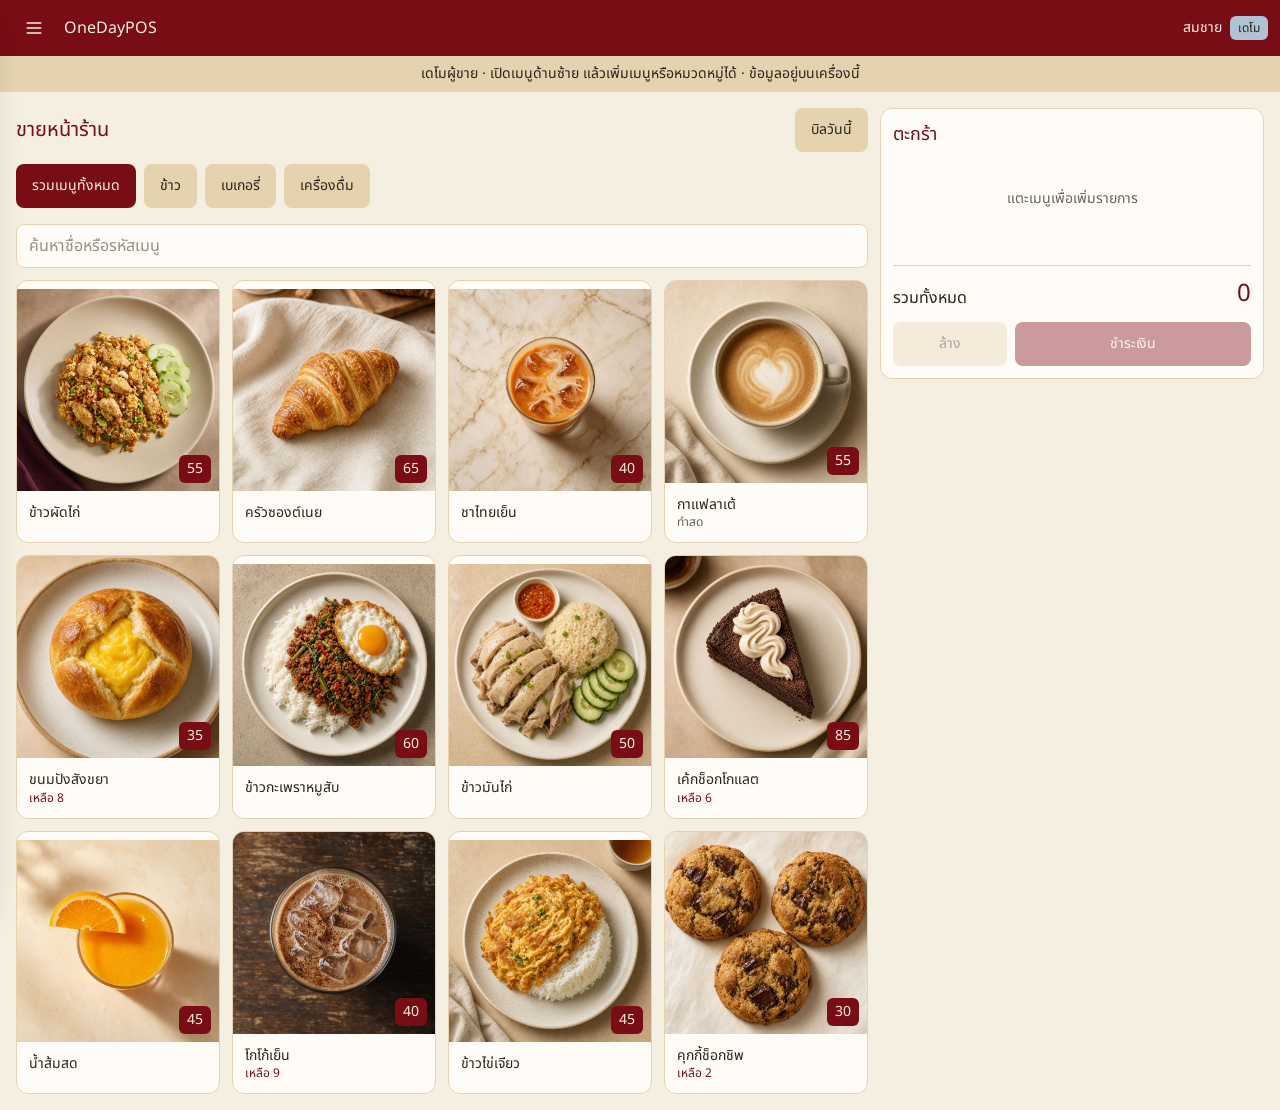
<file: index.html>
<!DOCTYPE html><html lang="th"><head><meta charSet="utf-8"/><meta name="viewport" content="width=device-width, initial-scale=1"/><link rel="stylesheet" href="./assets/styles-CiONnsIz.css" data-precedence="default"/><link rel="stylesheet" href="https://fonts.googleapis.com/css2?family=Noto+Sans+Thai:wght@400&amp;display=swap" data-precedence="default"/><title>OneDayPOS</title><meta name="theme-color" content="#790D16"/><link rel="modulepreload" href="./assets/index-BoEcqPoc.js"/><link rel="modulepreload" href="./assets/routes-fzI4rSbQ.js"/><link rel="modulepreload" href="./assets/shell-CF9D_olw.js"/><link rel="icon" type="image/svg+xml" href="./favicon.svg"/><link rel="manifest" href="./__grok/manifest.webmanifest"/><link rel="apple-touch-icon" href="./__grok/icon-180.png"/></head><body><!--$--><!--$--><!--/$--><!--/$--><script data-tsr-stream-part="">(self.$R=self.$R||{})["tsr"]=[];self.$_TSR={h(){this.hydrated=!0,this.c()},e(){this.streamEnded=!0,this.c()},c(){this.hydrated&&this.streamEnded&&(delete self.$_TSR,delete self.$R.tsr)},p(e){this.initialized?e():this.buffer.push(e)},buffer:[]};$_TSR.router=($R=>$R[0]={manifest:$R[1]={routes:$R[2]={__root__:$R[3]={preloads:$R[4]=["./assets/index-BoEcqPoc.js"],scripts:$R[5]=[$R[6]={attrs:$R[7]={type:"module",async:!0,src:"./assets/index-BoEcqPoc.js"}}]}}},matches:$R[8]=[$R[9]={i:"__root__ ",u:1792081968822,s:"success",ssr:!0}]})($R["tsr"]);$_TSR.e();{let s=document.currentScript,p;while((p=s.previousElementSibling)&&p.hasAttribute('data-tsr-stream-part'))p.remove();s.remove()}</script><script type="module" async="" src="./assets/index-BoEcqPoc.js"></script><script>document.currentScript.remove();/*$tsr-stream-boundary*/</script></body></html>
</file>
<file: assets/styles-CiONnsIz.css>
/*! tailwindcss v4.3.3 | MIT License | https://tailwindcss.com */
@layer properties{@supports (((-webkit-hyphens:none)) and (not (margin-trim:inline))) or ((-moz-orient:inline) and (not (color:rgb(from red r g b)))){*,:before,:after,::backdrop{--tw-translate-x:0;--tw-translate-y:0;--tw-translate-z:0;--tw-scale-x:1;--tw-scale-y:1;--tw-scale-z:1;--tw-rotate-x:initial;--tw-rotate-y:initial;--tw-rotate-z:initial;--tw-skew-x:initial;--tw-skew-y:initial;--tw-space-y-reverse:0;--tw-border-style:solid;--tw-leading:initial;--tw-font-weight:initial;--tw-ordinal:initial;--tw-slashed-zero:initial;--tw-numeric-figure:initial;--tw-numeric-spacing:initial;--tw-numeric-fraction:initial;--tw-shadow:0 0 #0000;--tw-shadow-color:initial;--tw-shadow-alpha:100%;--tw-inset-shadow:0 0 #0000;--tw-inset-shadow-color:initial;--tw-inset-shadow-alpha:100%;--tw-ring-color:initial;--tw-ring-shadow:0 0 #0000;--tw-inset-ring-color:initial;--tw-inset-ring-shadow:0 0 #0000;--tw-ring-inset:initial;--tw-ring-offset-width:0px;--tw-ring-offset-color:#fff;--tw-ring-offset-shadow:0 0 #0000;--tw-outline-style:solid;--tw-blur:initial;--tw-brightness:initial;--tw-contrast:initial;--tw-grayscale:initial;--tw-hue-rotate:initial;--tw-invert:initial;--tw-opacity:initial;--tw-saturate:initial;--tw-sepia:initial;--tw-drop-shadow:initial;--tw-drop-shadow-color:initial;--tw-drop-shadow-alpha:100%;--tw-drop-shadow-size:initial;--tw-duration:initial;--tw-ease:initial;--tw-content:""}}}@layer theme{:root,:host{--font-sans:Tahoma, "Noto Sans Thai", Loma, sans-serif;--font-mono:ui-monospace, SFMono-Regular, Menlo, Monaco, Consolas, "Liberation Mono", "Courier New", monospace;--color-red-500:oklch(63.7% .237 25.331);--color-zinc-50:oklch(98.5% 0 none);--color-zinc-400:oklch(70.5% .015 286.067);--color-zinc-500:oklch(55.2% .016 285.938);--color-zinc-900:oklch(21% .006 285.885);--color-zinc-950:oklch(14.1% .005 285.823);--color-neutral-100:oklch(97% 0 none);--color-neutral-300:oklch(87% 0 none);--color-neutral-500:oklch(55.6% 0 none);--color-neutral-700:oklch(37.1% 0 none);--color-neutral-900:oklch(20.5% 0 none);--color-black:#000;--color-white:#fff;--spacing:.25rem;--container-xs:20rem;--container-sm:24rem;--container-md:28rem;--container-xl:36rem;--container-3xl:48rem;--container-7xl:80rem;--text-xs:.75rem;--text-xs--line-height:calc(1 / .75);--text-sm:.875rem;--text-sm--line-height:calc(1.25 / .875);--text-base:1rem;--text-base--line-height:calc(1.5 / 1);--text-lg:1.125rem;--text-lg--line-height:calc(1.75 / 1.125);--text-xl:1.25rem;--text-xl--line-height:calc(1.75 / 1.25);--text-2xl:1.5rem;--text-2xl--line-height:calc(2 / 1.5);--text-3xl:1.875rem;--text-3xl--line-height:calc(2.25 / 1.875);--font-weight-medium:500;--font-weight-semibold:600;--tracking-tight:-.025em;--leading-tight:1.25;--leading-snug:1.375;--leading-normal:1.5;--radius-xs:.125rem;--radius-sm:.25rem;--radius-md:.375rem;--radius-lg:.5rem;--radius-xl:.75rem;--radius-2xl:1rem;--ease-out:cubic-bezier(0, 0, .2, 1);--ease-in-out:cubic-bezier(.4, 0, .2, 1);--animate-pulse:pulse 2s cubic-bezier(.4, 0, .6, 1) infinite;--default-transition-duration:.15s;--default-transition-timing-function:cubic-bezier(.4, 0, .2, 1);--default-font-family:var(--font-sans);--default-mono-font-family:var(--font-mono);--color-brand:#790d16;--color-brand-ink:#f5efe1;--color-sand:#e5d3af;--color-cream:#f5efe1;--color-ink:#2c241c;--color-muted:#6f6256;--color-card:#fffcf7;--color-sky:#aec4d4}}@layer base{*,:after,:before,::backdrop{box-sizing:border-box;border:0 solid;margin:0;padding:0}::file-selector-button{box-sizing:border-box;border:0 solid;margin:0;padding:0}html,:host{-webkit-text-size-adjust:100%;tab-size:4;line-height:1.5;font-family:var(--default-font-family,-apple-system, BlinkMacSystemFont, "Segoe UI", Roboto, "Helvetica Neue", "Noto Sans", Arial, sans-serif, "Apple Color Emoji", "Segoe UI Emoji", "Segoe UI Symbol", "Noto Color Emoji");font-feature-settings:var(--default-font-feature-settings,normal);font-variation-settings:var(--default-font-variation-settings,normal);-webkit-tap-highlight-color:transparent}hr{height:0;color:inherit;border-top-width:1px}abbr:where([title]){-webkit-text-decoration:underline dotted;text-decoration:underline dotted}h1,h2,h3,h4,h5,h6{font-size:inherit;font-weight:inherit}a{color:inherit;-webkit-text-decoration:inherit;-webkit-text-decoration:inherit;-webkit-text-decoration:inherit;-webkit-text-decoration:inherit;text-decoration:inherit}b,strong{font-weight:bolder}code,kbd,samp,pre{font-family:var(--default-mono-font-family,ui-monospace, SFMono-Regular, Menlo, Monaco, Consolas, "Liberation Mono", "Courier New", monospace);font-feature-settings:var(--default-mono-font-feature-settings,normal);font-variation-settings:var(--default-mono-font-variation-settings,normal);font-size:1em}small{font-size:80%}sub,sup{vertical-align:baseline;font-size:75%;line-height:0;position:relative}sub{bottom:-.25em}sup{top:-.5em}table{text-indent:0;border-color:inherit;border-collapse:collapse}:-moz-focusring:where(:not(iframe)){outline:auto}progress{vertical-align:baseline}summary{display:list-item}ol,ul,menu{list-style:none}img,svg,video,canvas,audio,iframe,embed,object{vertical-align:middle;display:block}img,video{max-width:100%;height:auto}button,input,select,optgroup,textarea{font:inherit;font-feature-settings:inherit;font-variation-settings:inherit;letter-spacing:inherit;color:inherit;opacity:1;background-color:#0000;border-radius:0}::file-selector-button{font:inherit;font-feature-settings:inherit;font-variation-settings:inherit;letter-spacing:inherit;color:inherit;opacity:1;background-color:#0000;border-radius:0}:where(select:is([multiple],[size])) optgroup{font-weight:bolder}:where(select:is([multiple],[size])) optgroup option{padding-inline-start:20px}::file-selector-button{margin-inline-end:4px}::placeholder{opacity:1}@supports (not ((-webkit-appearance:-apple-pay-button))) or (contain-intrinsic-size:1px){::placeholder{color:currentColor}@supports (color:color-mix(in lab, red, red)){::placeholder{color:color-mix(in oklab, currentcolor 50%, transparent)}}}textarea{resize:vertical}::-webkit-search-decoration{-webkit-appearance:none}::-webkit-date-and-time-value{min-height:1lh;text-align:inherit}::-webkit-datetime-edit{display:inline-flex}::-webkit-datetime-edit-fields-wrapper{padding:0}::-webkit-datetime-edit{padding-block:0}::-webkit-datetime-edit-year-field{padding-block:0}::-webkit-datetime-edit-month-field{padding-block:0}::-webkit-datetime-edit-day-field{padding-block:0}::-webkit-datetime-edit-hour-field{padding-block:0}::-webkit-datetime-edit-minute-field{padding-block:0}::-webkit-datetime-edit-second-field{padding-block:0}::-webkit-datetime-edit-millisecond-field{padding-block:0}::-webkit-datetime-edit-meridiem-field{padding-block:0}::-webkit-calendar-picker-indicator{line-height:1}:-moz-ui-invalid{box-shadow:none}button,input:where([type=button],[type=reset],[type=submit]){appearance:button}::file-selector-button{appearance:button}::-webkit-inner-spin-button{height:auto}::-webkit-outer-spin-button{height:auto}[hidden]:where(:not([hidden=until-found])){display:none!important}button:not(:disabled),[role=button]:not(:disabled){cursor:pointer}html{--lightningcss-light:initial;--lightningcss-dark: ;color-scheme:light}body{background:var(--color-cream);min-height:100dvh;color:var(--color-ink);font-family:var(--font-sans);margin:0;line-height:1.5}input,select,textarea,button{font-family:inherit}:focus-visible{outline:2px solid var(--color-brand);outline-offset:2px}}@layer components;@layer utilities{.pointer-events-none{pointer-events:none}.collapse{visibility:collapse}.invisible{visibility:hidden}.visible{visibility:visible}.absolute{position:absolute}.fixed{position:fixed}.relative{position:relative}.static{position:static}.sticky{position:sticky}.inset-0{inset:0}.inset-x-0{inset-inline:0}.top-0{top:0}.top-2{top:calc(var(--spacing) * 2)}.top-16{top:calc(var(--spacing) * 16)}.right-1{right:var(--spacing)}.right-2{right:calc(var(--spacing) * 2)}.right-3{right:calc(var(--spacing) * 3)}.right-4{right:calc(var(--spacing) * 4)}.bottom-0{bottom:0}.bottom-2{bottom:calc(var(--spacing) * 2)}.bottom-4{bottom:calc(var(--spacing) * 4)}.left-0{left:0}.left-1{left:var(--spacing)}.left-2{left:calc(var(--spacing) * 2)}.left-3{left:calc(var(--spacing) * 3)}.left-4{left:calc(var(--spacing) * 4)}.z-30{z-index:30}.z-40{z-index:40}.z-50{z-index:50}.col-span-2{grid-column:span 2/span 2}.container{width:100%}@media (width>=40rem){.container{max-width:40rem}}@media (width>=48rem){.container{max-width:48rem}}@media (width>=64rem){.container{max-width:64rem}}@media (width>=80rem){.container{max-width:80rem}}@media (width>=96rem){.container{max-width:96rem}}.mx-auto{margin-inline:auto}.my-2{margin-block:calc(var(--spacing) * 2)}.mt-1{margin-top:var(--spacing)}.mt-2{margin-top:calc(var(--spacing) * 2)}.mt-3{margin-top:calc(var(--spacing) * 3)}.mt-4{margin-top:calc(var(--spacing) * 4)}.mt-6{margin-top:calc(var(--spacing) * 6)}.mt-8{margin-top:calc(var(--spacing) * 8)}.mt-auto{margin-top:auto}.mb-1{margin-bottom:var(--spacing)}.mb-2{margin-bottom:calc(var(--spacing) * 2)}.mb-3{margin-bottom:calc(var(--spacing) * 3)}.mb-4{margin-bottom:calc(var(--spacing) * 4)}.mb-5{margin-bottom:calc(var(--spacing) * 5)}.ml-2{margin-left:calc(var(--spacing) * 2)}.ml-auto{margin-left:auto}.ml-px{margin-left:1px}.block{display:block}.contents{display:contents}.flex{display:flex}.grid{display:grid}.hidden{display:none}.inline{display:inline}.inline-block{display:inline-block}.inline-flex{display:inline-flex}.table{display:table}.aspect-square{aspect-ratio:1}.size-4{width:calc(var(--spacing) * 4);height:calc(var(--spacing) * 4)}.size-5{width:calc(var(--spacing) * 5);height:calc(var(--spacing) * 5)}.size-10{width:calc(var(--spacing) * 10);height:calc(var(--spacing) * 10)}.size-11{width:calc(var(--spacing) * 11);height:calc(var(--spacing) * 11)}.size-14{width:calc(var(--spacing) * 14);height:calc(var(--spacing) * 14)}.h-7{height:calc(var(--spacing) * 7)}.h-8{height:calc(var(--spacing) * 8)}.h-11{height:calc(var(--spacing) * 11)}.h-14{height:calc(var(--spacing) * 14)}.h-20{height:calc(var(--spacing) * 20)}.h-28{height:calc(var(--spacing) * 28)}.h-dvh{height:100dvh}.h-full{height:100%}.max-h-64{max-height:calc(var(--spacing) * 64)}.max-h-\[85dvh\]{max-height:85dvh}.max-h-\[92dvh\]{max-height:92dvh}.min-h-9{min-height:calc(var(--spacing) * 9)}.min-h-11{min-height:calc(var(--spacing) * 11)}.min-h-12{min-height:calc(var(--spacing) * 12)}.min-h-24{min-height:calc(var(--spacing) * 24)}.min-h-dvh{min-height:100dvh}.min-h-screen{min-height:100vh}.w-8{width:calc(var(--spacing) * 8)}.w-28{width:calc(var(--spacing) * 28)}.w-72{width:calc(var(--spacing) * 72)}.w-80{width:calc(var(--spacing) * 80)}.w-auto{width:auto}.w-full{width:100%}.max-w-7xl{max-width:var(--container-7xl)}.max-w-36{max-width:calc(var(--spacing) * 36)}.max-w-md{max-width:var(--container-md)}.max-w-sm{max-width:var(--container-sm)}.max-w-xl{max-width:var(--container-xl)}.max-w-xs{max-width:var(--container-xs)}.min-w-0{min-width:0}.min-w-12{min-width:calc(var(--spacing) * 12)}.min-w-32{min-width:calc(var(--spacing) * 32)}.flex-1{flex:1}.shrink{flex-shrink:1}.shrink-0{flex-shrink:0}.border-collapse{border-collapse:collapse}.-translate-x-full{--tw-translate-x:-100%;translate:var(--tw-translate-x) var(--tw-translate-y)}.translate-x-0{--tw-translate-x:0px;translate:var(--tw-translate-x) var(--tw-translate-y)}.scale-100{--tw-scale-x:100%;--tw-scale-y:100%;--tw-scale-z:100%;scale:var(--tw-scale-x) var(--tw-scale-y)}.scale-\[0\.25\]{scale:.25}.transform{transform:var(--tw-rotate-x,) var(--tw-rotate-y,) var(--tw-rotate-z,) var(--tw-skew-x,) var(--tw-skew-y,)}.animate-pulse{animation:var(--animate-pulse)}.cursor-pointer{cursor:pointer}.resize{resize:both}.grid-cols-2{grid-template-columns:repeat(2,minmax(0,1fr))}.grid-cols-3{grid-template-columns:repeat(3,minmax(0,1fr))}.grid-cols-\[1\.5rem_1fr_2rem_2\.5rem\]{grid-template-columns:1.5rem 1fr 2rem 2.5rem}.grid-cols-\[6rem_1fr\]{grid-template-columns:6rem 1fr}.grid-cols-\[6rem_1fr_6rem\]{grid-template-columns:6rem 1fr 6rem}.flex-col{flex-direction:column}.flex-wrap{flex-wrap:wrap}.place-items-center{place-items:center}.items-center{align-items:center}.items-end{align-items:flex-end}.items-start{align-items:flex-start}.justify-between{justify-content:space-between}.justify-center{justify-content:center}.gap-1{gap:var(--spacing)}.gap-2{gap:calc(var(--spacing) * 2)}.gap-3{gap:calc(var(--spacing) * 3)}.gap-4{gap:calc(var(--spacing) * 4)}.gap-6{gap:calc(var(--spacing) * 6)}:where(.space-y-3>:not(:last-child)){--tw-space-y-reverse:0;margin-block-start:calc(calc(var(--spacing) * 3) * var(--tw-space-y-reverse));margin-block-end:calc(calc(var(--spacing) * 3) * calc(1 - var(--tw-space-y-reverse)))}.self-start{align-self:flex-start}.truncate{text-overflow:ellipsis;white-space:nowrap;overflow:hidden}.overflow-auto{overflow:auto}.overflow-hidden{overflow:hidden}.overflow-x-auto{overflow-x:auto}.rounded{border-radius:.25rem}.rounded-2xl{border-radius:var(--radius-2xl)}.rounded-full{border-radius:2147483647px}.rounded-lg{border-radius:var(--radius-lg)}.rounded-md{border-radius:var(--radius-md)}.rounded-xl{border-radius:var(--radius-xl)}.rounded-t-2xl{border-top-left-radius:var(--radius-2xl);border-top-right-radius:var(--radius-2xl)}.border{border-style:var(--tw-border-style);border-width:1px}.border-t{border-top-style:var(--tw-border-style);border-top-width:1px}.border-b{border-bottom-style:var(--tw-border-style);border-bottom-width:1px}.border-dashed{--tw-border-style:dashed;border-style:dashed}.border-ink{border-color:var(--color-ink)}.border-neutral-300{border-color:var(--color-neutral-300)}.border-sand{border-color:var(--color-sand)}.bg-black{background-color:var(--color-black)}.bg-black\/10{background-color:#0000001a}@supports (color:color-mix(in lab, red, red)){.bg-black\/10{background-color:color-mix(in oklab, var(--color-black) 10%, transparent)}}.bg-brand{background-color:var(--color-brand)}.bg-card{background-color:var(--color-card)}.bg-cream{background-color:var(--color-cream)}.bg-ink\/40{background-color:#2c241c66}@supports (color:color-mix(in lab, red, red)){.bg-ink\/40{background-color:color-mix(in oklab, var(--color-ink) 40%, transparent)}}.bg-sand{background-color:var(--color-sand)}.bg-sky{background-color:var(--color-sky)}.bg-transparent{background-color:#0000}.bg-zinc-50{background-color:var(--color-zinc-50)}.object-contain{object-fit:contain}.object-cover{object-fit:cover}.p-2{padding:calc(var(--spacing) * 2)}.p-3{padding:calc(var(--spacing) * 3)}.p-4{padding:calc(var(--spacing) * 4)}.p-6{padding:calc(var(--spacing) * 6)}.p-8{padding:calc(var(--spacing) * 8)}.p-\[16px\]{padding:16px}.px-0{padding-inline:0}.px-2{padding-inline:calc(var(--spacing) * 2)}.px-3{padding-inline:calc(var(--spacing) * 3)}.px-4{padding-inline:calc(var(--spacing) * 4)}.px-6{padding-inline:calc(var(--spacing) * 6)}.py-1{padding-block:var(--spacing)}.py-2{padding-block:calc(var(--spacing) * 2)}.py-3{padding-block:calc(var(--spacing) * 3)}.py-4{padding-block:calc(var(--spacing) * 4)}.py-8{padding-block:calc(var(--spacing) * 8)}.pt-2{padding-top:calc(var(--spacing) * 2)}.pt-3{padding-top:calc(var(--spacing) * 3)}.pt-6{padding-top:calc(var(--spacing) * 6)}.pr-3\.5{padding-right:calc(var(--spacing) * 3.5)}.pb-1{padding-bottom:var(--spacing)}.pb-24{padding-bottom:calc(var(--spacing) * 24)}.pl-4{padding-left:calc(var(--spacing) * 4)}.text-center{text-align:center}.text-left{text-align:left}.text-right{text-align:right}.text-2xl{font-size:var(--text-2xl);line-height:var(--tw-leading,var(--text-2xl--line-height))}.text-3xl{font-size:var(--text-3xl);line-height:var(--tw-leading,var(--text-3xl--line-height))}.text-base{font-size:var(--text-base);line-height:var(--tw-leading,var(--text-base--line-height))}.text-lg{font-size:var(--text-lg);line-height:var(--tw-leading,var(--text-lg--line-height))}.text-sm{font-size:var(--text-sm);line-height:var(--tw-leading,var(--text-sm--line-height))}.text-xl{font-size:var(--text-xl);line-height:var(--tw-leading,var(--text-xl--line-height))}.text-xs{font-size:var(--text-xs);line-height:var(--tw-leading,var(--text-xs--line-height))}.text-\[13px\]{font-size:13px}.leading-snug{--tw-leading:var(--leading-snug);line-height:var(--leading-snug)}.font-medium{--tw-font-weight:var(--font-weight-medium);font-weight:var(--font-weight-medium)}.font-semibold{--tw-font-weight:var(--font-weight-semibold);font-weight:var(--font-weight-semibold)}.text-balance{text-wrap:balance}.text-wrap{text-wrap:wrap}.break-words{overflow-wrap:break-word}.text-brand{color:var(--color-brand)}.text-brand-ink{color:var(--color-brand-ink)}.text-ink{color:var(--color-ink)}.text-muted{color:var(--color-muted)}.text-neutral-500{color:var(--color-neutral-500)}.text-red-500{color:var(--color-red-500)}.text-white{color:var(--color-white)}.text-zinc-500{color:var(--color-zinc-500)}.text-zinc-900{color:var(--color-zinc-900)}.lowercase{text-transform:lowercase}.uppercase{text-transform:uppercase}.tabular-nums{--tw-numeric-spacing:tabular-nums;font-variant-numeric:var(--tw-ordinal,) var(--tw-slashed-zero,) var(--tw-numeric-figure,) var(--tw-numeric-spacing,) var(--tw-numeric-fraction,)}.underline-offset-4{text-underline-offset:4px}.antialiased{-webkit-font-smoothing:antialiased;-moz-osx-font-smoothing:grayscale}.opacity-0{opacity:0}.opacity-50{opacity:.5}.opacity-70{opacity:.7}.opacity-100{opacity:1}.shadow{--tw-shadow:0 1px 3px 0 var(--tw-shadow-color,#0000001a), 0 1px 2px -1px var(--tw-shadow-color,#0000001a);box-shadow:var(--tw-inset-shadow), var(--tw-inset-ring-shadow), var(--tw-ring-offset-shadow), var(--tw-ring-shadow), var(--tw-shadow)}.shadow-lg{--tw-shadow:0 10px 15px -3px var(--tw-shadow-color,#0000001a), 0 4px 6px -4px var(--tw-shadow-color,#0000001a);box-shadow:var(--tw-inset-shadow), var(--tw-inset-ring-shadow), var(--tw-ring-offset-shadow), var(--tw-ring-shadow), var(--tw-shadow)}.shadow-sm{--tw-shadow:0 1px 3px 0 var(--tw-shadow-color,#0000001a), 0 1px 2px -1px var(--tw-shadow-color,#0000001a);box-shadow:var(--tw-inset-shadow), var(--tw-inset-ring-shadow), var(--tw-ring-offset-shadow), var(--tw-ring-shadow), var(--tw-shadow)}.shadow-xl{--tw-shadow:0 20px 25px -5px var(--tw-shadow-color,#0000001a), 0 8px 10px -6px var(--tw-shadow-color,#0000001a);box-shadow:var(--tw-inset-shadow), var(--tw-inset-ring-shadow), var(--tw-ring-offset-shadow), var(--tw-ring-shadow), var(--tw-shadow)}.ring{--tw-ring-shadow:var(--tw-ring-inset,) 0 0 0 calc(1px + var(--tw-ring-offset-width)) var(--tw-ring-color,currentcolor);box-shadow:var(--tw-inset-shadow), var(--tw-inset-ring-shadow), var(--tw-ring-offset-shadow), var(--tw-ring-shadow), var(--tw-shadow)}.outline,.outline-1{outline-style:var(--tw-outline-style);outline-width:1px}.-outline-offset-1{outline-offset:calc(1px * -1)}.outline-black\/10{outline-color:#0000001a}@supports (color:color-mix(in lab, red, red)){.outline-black\/10{outline-color:color-mix(in oklab, var(--color-black) 10%, transparent)}}.blur{--tw-blur:blur(8px);filter:var(--tw-blur,) var(--tw-brightness,) var(--tw-contrast,) var(--tw-grayscale,) var(--tw-hue-rotate,) var(--tw-invert,) var(--tw-saturate,) var(--tw-sepia,) var(--tw-drop-shadow,)}.blur-\[4px\]{--tw-blur:blur(4px);filter:var(--tw-blur,) var(--tw-brightness,) var(--tw-contrast,) var(--tw-grayscale,) var(--tw-hue-rotate,) var(--tw-invert,) var(--tw-saturate,) var(--tw-sepia,) var(--tw-drop-shadow,)}.blur-none{--tw-blur: ;filter:var(--tw-blur,) var(--tw-brightness,) var(--tw-contrast,) var(--tw-grayscale,) var(--tw-hue-rotate,) var(--tw-invert,) var(--tw-saturate,) var(--tw-sepia,) var(--tw-drop-shadow,)}.grayscale{--tw-grayscale:grayscale(100%);filter:var(--tw-blur,) var(--tw-brightness,) var(--tw-contrast,) var(--tw-grayscale,) var(--tw-hue-rotate,) var(--tw-invert,) var(--tw-saturate,) var(--tw-sepia,) var(--tw-drop-shadow,)}.invert{--tw-invert:invert(100%);filter:var(--tw-blur,) var(--tw-brightness,) var(--tw-contrast,) var(--tw-grayscale,) var(--tw-hue-rotate,) var(--tw-invert,) var(--tw-saturate,) var(--tw-sepia,) var(--tw-drop-shadow,)}.sepia{--tw-sepia:sepia(100%);filter:var(--tw-blur,) var(--tw-brightness,) var(--tw-contrast,) var(--tw-grayscale,) var(--tw-hue-rotate,) var(--tw-invert,) var(--tw-saturate,) var(--tw-sepia,) var(--tw-drop-shadow,)}.filter{filter:var(--tw-blur,) var(--tw-brightness,) var(--tw-contrast,) var(--tw-grayscale,) var(--tw-hue-rotate,) var(--tw-invert,) var(--tw-saturate,) var(--tw-sepia,) var(--tw-drop-shadow,)}.filter\!{filter:var(--tw-blur,) var(--tw-brightness,) var(--tw-contrast,) var(--tw-grayscale,) var(--tw-hue-rotate,) var(--tw-invert,) var(--tw-saturate,) var(--tw-sepia,) var(--tw-drop-shadow,)!important}.transition{transition-property:color,background-color,border-color,outline-color,text-decoration-color,fill,stroke,--tw-gradient-from,--tw-gradient-via,--tw-gradient-to,opacity,box-shadow,transform,translate,scale,rotate,filter,-webkit-backdrop-filter,backdrop-filter,display,content-visibility,overlay,pointer-events;transition-timing-function:var(--tw-ease,var(--default-transition-timing-function));transition-duration:var(--tw-duration,var(--default-transition-duration))}.transition-\[box-shadow\]{transition-property:box-shadow;transition-timing-function:var(--tw-ease,var(--default-transition-timing-function));transition-duration:var(--tw-duration,var(--default-transition-duration))}.transition-\[opacity\,filter\,scale\]{transition-property:opacity,filter,scale;transition-timing-function:var(--tw-ease,var(--default-transition-timing-function));transition-duration:var(--tw-duration,var(--default-transition-duration))}.transition-\[scale\,background-color\]{transition-property:scale,background-color;transition-timing-function:var(--tw-ease,var(--default-transition-timing-function));transition-duration:var(--tw-duration,var(--default-transition-duration))}.transition-\[scale\,opacity\,filter\]{transition-property:scale,opacity,filter;transition-timing-function:var(--tw-ease,var(--default-transition-timing-function));transition-duration:var(--tw-duration,var(--default-transition-duration))}.transition-transform{transition-property:transform,translate,scale,rotate;transition-timing-function:var(--tw-ease,var(--default-transition-timing-function));transition-duration:var(--tw-duration,var(--default-transition-duration))}.duration-150{--tw-duration:.15s;transition-duration:.15s}.duration-300{--tw-duration:.3s;transition-duration:.3s}.ease-\[cubic-bezier\(0\.2\,0\,0\,1\)\]{--tw-ease:cubic-bezier(.2,0,0,1);transition-timing-function:cubic-bezier(.2,0,0,1)}.ease-out{--tw-ease:var(--ease-out);transition-timing-function:var(--ease-out)}.after\:absolute:after{content:var(--tw-content);position:absolute}.after\:top-1\/2:after{content:var(--tw-content);top:50%}.after\:left-1\/2:after{content:var(--tw-content);left:50%}.after\:size-10:after{content:var(--tw-content);width:calc(var(--spacing) * 10);height:calc(var(--spacing) * 10)}.after\:-translate-1\/2:after{content:var(--tw-content);--tw-translate-x:calc(calc(1 / 2 * 100%) * -1);--tw-translate-y:calc(calc(1 / 2 * 100%) * -1);translate:var(--tw-translate-x) var(--tw-translate-y)}@media (hover:hover){.hover\:bg-neutral-100:hover{background-color:var(--color-neutral-100)}.hover\:bg-sand:hover{background-color:var(--color-sand)}.hover\:underline:hover{text-decoration-line:underline}}.active\:scale-\[0\.96\]:active,.active\:not-disabled\:scale-\[0\.96\]:active:not(:disabled){scale:.96}.disabled\:cursor-wait:disabled{cursor:wait}.disabled\:no-underline:disabled{text-decoration-line:none}.disabled\:opacity-40:disabled{opacity:.4}@media (width>=40rem){.sm\:inline{display:inline}.sm\:max-w-3xl{max-width:var(--container-3xl)}.sm\:max-w-md{max-width:var(--container-md)}.sm\:grid-cols-2{grid-template-columns:repeat(2,minmax(0,1fr))}.sm\:grid-cols-3{grid-template-columns:repeat(3,minmax(0,1fr))}.sm\:grid-cols-4{grid-template-columns:repeat(4,minmax(0,1fr))}.sm\:grid-cols-5{grid-template-columns:repeat(5,minmax(0,1fr))}.sm\:grid-cols-\[12rem_1fr\]{grid-template-columns:12rem 1fr}.sm\:items-center{align-items:center}.sm\:gap-2{gap:calc(var(--spacing) * 2)}.sm\:rounded-2xl{border-radius:var(--radius-2xl)}.sm\:p-4{padding:calc(var(--spacing) * 4)}.sm\:px-3{padding-inline:calc(var(--spacing) * 3)}}@media (width>=64rem){.lg\:sticky{position:sticky}.lg\:top-16{top:calc(var(--spacing) * 16)}.lg\:block{display:block}.lg\:hidden{display:none}.lg\:grid-cols-\[1\.2fr_0\.8fr\]{grid-template-columns:1.2fr .8fr}.lg\:grid-cols-\[1fr_16rem\]{grid-template-columns:1fr 16rem}.lg\:flex-row{flex-direction:row}.lg\:self-start{align-self:flex-start}.lg\:pb-0{padding-bottom:0}}@media (width>=80rem){.xl\:w-96{width:calc(var(--spacing) * 96)}.xl\:grid-cols-4{grid-template-columns:repeat(4,minmax(0,1fr))}}@media (prefers-color-scheme:dark){.dark\:border-neutral-700{border-color:var(--color-neutral-700)}.dark\:bg-white\/20{background-color:#fff3}@supports (color:color-mix(in lab, red, red)){.dark\:bg-white\/20{background-color:color-mix(in oklab, var(--color-white) 20%, transparent)}}.dark\:bg-zinc-950{background-color:var(--color-zinc-950)}.dark\:text-zinc-50{color:var(--color-zinc-50)}.dark\:text-zinc-400{color:var(--color-zinc-400)}.dark\:outline-white\/10{outline-color:#ffffff1a}@supports (color:color-mix(in lab, red, red)){.dark\:outline-white\/10{outline-color:color-mix(in oklab, var(--color-white) 10%, transparent)}}@media (hover:hover){.dark\:hover\:bg-neutral-900:hover{background-color:var(--color-neutral-900)}}}}.sidebar-panel{transition:transform .2s}.cart-pane{max-height:calc(100dvh - 5.5rem)}.receipt-paper{width:72mm;max-width:100%}@media (prefers-reduced-motion:reduce){.sidebar-panel{transition:none}}.print-mount{display:none}@media print{.no-print{display:none!important}.print-mount{display:block!important}body{background:#fff!important}}@property --tw-translate-x{syntax:"*";inherits:false;initial-value:0}@property --tw-translate-y{syntax:"*";inherits:false;initial-value:0}@property --tw-translate-z{syntax:"*";inherits:false;initial-value:0}@property --tw-scale-x{syntax:"*";inherits:false;initial-value:1}@property --tw-scale-y{syntax:"*";inherits:false;initial-value:1}@property --tw-scale-z{syntax:"*";inherits:false;initial-value:1}@property --tw-rotate-x{syntax:"*";inherits:false}@property --tw-rotate-y{syntax:"*";inherits:false}@property --tw-rotate-z{syntax:"*";inherits:false}@property --tw-skew-x{syntax:"*";inherits:false}@property --tw-skew-y{syntax:"*";inherits:false}@property --tw-space-y-reverse{syntax:"*";inherits:false;initial-value:0}@property --tw-border-style{syntax:"*";inherits:false;initial-value:solid}@property --tw-leading{syntax:"*";inherits:false}@property --tw-font-weight{syntax:"*";inherits:false}@property --tw-ordinal{syntax:"*";inherits:false}@property --tw-slashed-zero{syntax:"*";inherits:false}@property --tw-numeric-figure{syntax:"*";inherits:false}@property --tw-numeric-spacing{syntax:"*";inherits:false}@property --tw-numeric-fraction{syntax:"*";inherits:false}@property --tw-shadow{syntax:"*";inherits:false;initial-value:0 0 #0000}@property --tw-shadow-color{syntax:"*";inherits:false}@property --tw-shadow-alpha{syntax:"<percentage>";inherits:false;initial-value:100%}@property --tw-inset-shadow{syntax:"*";inherits:false;initial-value:0 0 #0000}@property --tw-inset-shadow-color{syntax:"*";inherits:false}@property --tw-inset-shadow-alpha{syntax:"<percentage>";inherits:false;initial-value:100%}@property --tw-ring-color{syntax:"*";inherits:false}@property --tw-ring-shadow{syntax:"*";inherits:false;initial-value:0 0 #0000}@property --tw-inset-ring-color{syntax:"*";inherits:false}@property --tw-inset-ring-shadow{syntax:"*";inherits:false;initial-value:0 0 #0000}@property --tw-ring-inset{syntax:"*";inherits:false}@property --tw-ring-offset-width{syntax:"<length>";inherits:false;initial-value:0}@property --tw-ring-offset-color{syntax:"*";inherits:false;initial-value:#fff}@property --tw-ring-offset-shadow{syntax:"*";inherits:false;initial-value:0 0 #0000}@property --tw-outline-style{syntax:"*";inherits:false;initial-value:solid}@property --tw-blur{syntax:"*";inherits:false}@property --tw-brightness{syntax:"*";inherits:false}@property --tw-contrast{syntax:"*";inherits:false}@property --tw-grayscale{syntax:"*";inherits:false}@property --tw-hue-rotate{syntax:"*";inherits:false}@property --tw-invert{syntax:"*";inherits:false}@property --tw-opacity{syntax:"*";inherits:false}@property --tw-saturate{syntax:"*";inherits:false}@property --tw-sepia{syntax:"*";inherits:false}@property --tw-drop-shadow{syntax:"*";inherits:false}@property --tw-drop-shadow-color{syntax:"*";inherits:false}@property --tw-drop-shadow-alpha{syntax:"<percentage>";inherits:false;initial-value:100%}@property --tw-drop-shadow-size{syntax:"*";inherits:false}@property --tw-duration{syntax:"*";inherits:false}@property --tw-ease{syntax:"*";inherits:false}@property --tw-content{syntax:"*";inherits:false;initial-value:""}@keyframes pulse{50%{opacity:.5}}
</file>
